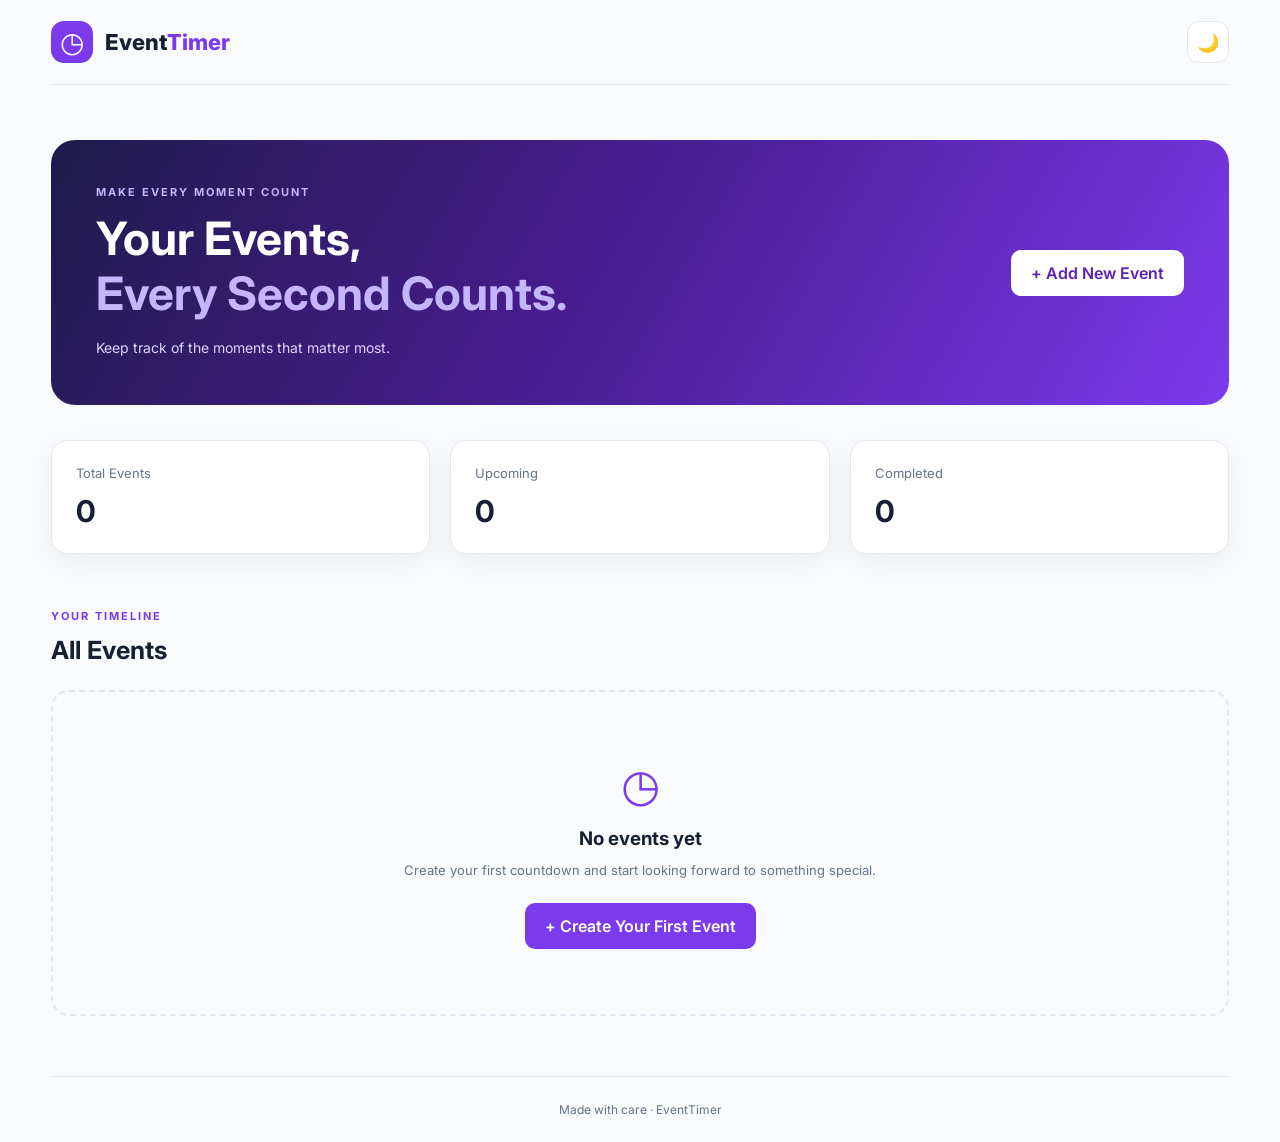
<file: index.html>
<!DOCTYPE html>
<html lang="en">
<head>
  <meta charset="UTF-8" />
  <meta name="viewport" content="width=device-width, initial-scale=1.0" />
  <meta name="theme-color" content="#111827" />
  <title>Event Countdown Timer</title>
  <link rel="stylesheet" href="./css/style.css" />
  <link rel="stylesheet" href="./css/responsive.css" />
</head>
<body>
  <div class="app-container">
    <header class="header">
      <div class="brand">
        <span class="brand-icon">◷</span>
        <h1>Event<span>Timer</span></h1>
      </div>
      <button id="themeToggle" class="theme-toggle" aria-label="Toggle theme">
        ☀️
      </button>
    </header>

    <main>
      <section class="hero">
        <div>
          <p class="eyebrow">MAKE EVERY MOMENT COUNT</p>
          <h2>Your Events,<br /><span>Every Second Counts.</span></h2>
          <p class="hero-description">
            Keep track of the moments that matter most.
          </p>
        </div>
        <button id="addEventBtn" class="primary-btn">
          + Add New Event
        </button>
      </section>

      <section class="stats-grid">
        <article class="stat-card">
          <span>Total Events</span>
          <strong id="totalEvents">0</strong>
        </article>
        <article class="stat-card">
          <span>Upcoming</span>
          <strong id="upcomingEvents">0</strong>
        </article>
        <article class="stat-card">
          <span>Completed</span>
          <strong id="completedEvents">0</strong>
        </article>
      </section>

      <section class="events-section">
        <div class="section-heading">
          <div>
            <p class="eyebrow">YOUR TIMELINE</p>
            <h2>All Events</h2>
          </div>
        </div>

        <div id="eventsContainer" class="events-grid"></div>

        <div id="emptyState" class="empty-state">
          <div class="empty-icon">◷</div>
          <h3>No events yet</h3>
          <p>Create your first countdown and start looking forward to something special.</p>
          <button id="emptyAddEventBtn" class="primary-btn">
            + Create Your First Event
          </button>
        </div>
      </section>
    </main>

    <footer class="footer">
      Made with care · EventTimer
    </footer>
  </div>

  <div id="eventModal" class="modal hidden">
    <div class="modal-content">
      <div class="modal-header">
        <h2 id="modalTitle">Create New Event</h2>
        <button id="closeModalBtn" class="close-btn" aria-label="Close">×</button>
      </div>

      <form id="eventForm">
        <input type="hidden" id="eventId" />

        <label for="eventName">Event Name</label>
        <input id="eventName" type="text" placeholder="e.g. Birthday Celebration" required maxlength="60" />

        <label for="eventDescription">Description (Optional)</label>
        <textarea id="eventDescription" placeholder="Add a short description"></textarea>

        <label for="eventDate">Event Date</label>
        <input id="eventDate" type="date" required />

        <label for="eventTime">Event Time</label>
        <input id="eventTime" type="time" required />

        <label for="eventColor">Theme Color</label>
        <input id="eventColor" type="color" value="#8b5cf6" />

        <div class="modal-actions">
          <button type="button" id="cancelBtn" class="secondary-btn">Cancel</button>
          <button type="submit" class="primary-btn">Save Event</button>
        </div>
      </form>
    </div>
  </div>

  <script type="module" src="./js/app.js"></script>
</body>
</html>
</file>
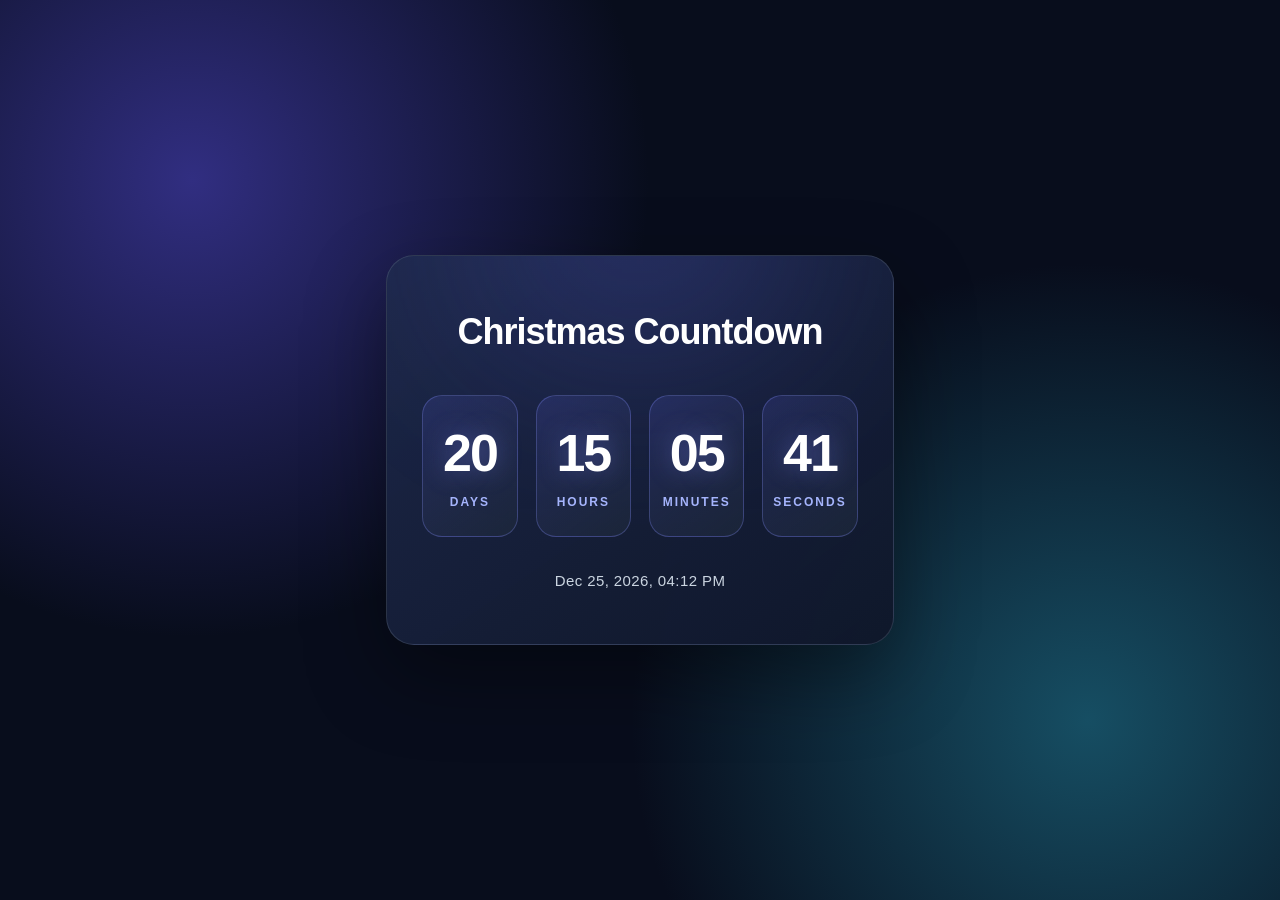
<file: widget-demo.html>
<!DOCTYPE html>
<html lang="en">
<head>
  <meta charset="UTF-8">
  <meta name="viewport" content="width=device-width, initial-scale=1.0">
  <title>Event Countdown Widget Demo</title>

  <style>
    
* {
  margin: 0;
  padding: 0;
  box-sizing: border-box;
}

body {
  min-height: 100vh;
  display: grid;
  place-items: center;
  padding: 24px;
  background:
    radial-gradient(circle at 15% 20%, #312e81 0, transparent 35%),
    radial-gradient(circle at 85% 80%, #164e63 0, transparent 35%),
    #080d1c;
  font-family: Inter, Arial, sans-serif;
}

.ect-widget {
  position: relative;
  width: min(100%, 760px);
  padding: 55px 35px;
  overflow: hidden;
  text-align: center;
  background: linear-gradient(
    145deg,
    rgba(30, 41, 75, 0.95),
    rgba(15, 23, 42, 0.98)
  );
  border: 1px solid rgba(148, 163, 184, 0.2);
  border-radius: 28px;
  box-shadow: 0 30px 80px rgba(0, 0, 0, 0.4);
}

.ect-widget::before {
  content: "";
  position: absolute;
  top: -120px;
  left: 50%;
  transform: translateX(-50%);
  width: 300px;
  height: 200px;
  background: #6366f1;
  filter: blur(100px);
  opacity: 0.25;
  pointer-events: none;
}

.ect-title {
  position: relative;
  margin-bottom: 42px;
  color: #ffffff;
  font-size: clamp(25px, 5vw, 36px);
  font-weight: 800;
  letter-spacing: -1px;
}

.ect-countdown {
  position: relative;
  display: grid;
  grid-template-columns: repeat(4, minmax(0, 1fr));
  gap: 18px;
}

.ect-unit {
  padding: 27px 10px;
  background: linear-gradient(
    145deg,
    rgba(99, 102, 241, 0.16),
    rgba(30, 41, 59, 0.7)
  );
  border: 1px solid rgba(129, 140, 248, 0.3);
  border-radius: 20px;
  transition: transform 0.25s ease, border-color 0.25s ease;
}

.ect-unit:hover {
  transform: translateY(-6px);
  border-color: #818cf8;
}

.ect-unit span {
  display: block;
  color: #ffffff;
  font-size: clamp(30px, 6vw, 52px);
  font-weight: 800;
  letter-spacing: -2px;
  font-variant-numeric: tabular-nums;
  text-shadow: 0 0 25px rgba(129, 140, 248, 0.4);
}

.ect-unit small {
  display: block;
  margin-top: 12px;
  color: #a5b4fc;
  font-size: 12px;
  font-weight: 700;
  letter-spacing: 2px;
  text-transform: uppercase;
}

.ect-date {
  position: relative;
  margin-top: 35px;
  color: #cbd5e1;
  font-size: 15px;
  letter-spacing: 0.4px;
}

@media (max-width: 560px) {
  .ect-widget {
    padding: 35px 16px;
    border-radius: 20px;
  }

  .ect-title {
    margin-bottom: 28px;
  }

  .ect-countdown {
    gap: 9px;
  }

  .ect-unit {
    padding: 20px 4px;
    border-radius: 13px;
  }

  .ect-unit small {
    font-size: 9px;
    letter-spacing: 1px;
  }

  .ect-date {
    font-size: 13px;
  }
}


  </style>
</head>

<body>

  <div id="event-countdown"></div>

  <script type="module">
    import { createCountdown } from "./js/widget.js";

    const countdown = createCountdown({
      targetDate: "2026-12-25T16:12:00",
      container: "#event-countdown",
      title: "Christmas Countdown",
      showDate: true
    });

    countdown.start();
  </script>

</body>
</html>
</file>
<file: css/style.css>
@import url('https://fonts.googleapis.com/css2?family=Inter:wght@400;500;600;700;800&display=swap');

:root {
    --bg: #f8fafc;
    --surface: #ffffff;
    --text: #172033;
    --muted: #64748b;
    --border: #e2e8f0;
    --primary: #7c3aed;
    --primary-hover: #6d28d9;
    --shadow: 0 8px 30px rgba(15, 23, 42, 0.05);
}

body.dark {
    --bg: #0f172a;
    --surface: #1e293b;
    --text: #f8fafc;
    --muted: #94a3b8;
    --border: #334155;
    --shadow: 0 8px 30px rgba(0, 0, 0, 0.15);
}

* {
    margin: 0;
    padding: 0;
    box-sizing: border-box;
}

body {
    font-family: 'Inter', sans-serif;
    background: var(--bg);
    color: var(--text);
    min-height: 100vh;
    transition: background 0.3s, color 0.3s;
}

button,
input,
textarea {
    font: inherit;
}

button {
    cursor: pointer;
    border: none;
}

.app-container {
    max-width: 1200px;
    width: 92%;
    margin: auto;
}

.header {
    height: 85px;
    display: flex;
    align-items: center;
    justify-content: space-between;
    border-bottom: 1px solid var(--border);
}

.brand {
    display: flex;
    align-items: center;
    gap: 12px;
}

.brand-icon {
    width: 42px;
    height: 42px;
    display: grid;
    place-items: center;
    background: var(--primary);
    color: white;
    border-radius: 13px;
    font-size: 28px;
}

.brand h1 {
    font-size: 22px;
    font-weight: 800;
}

.brand h1 span {
    color: var(--primary);
}

.theme-toggle {
    width: 42px;
    height: 42px;
    border-radius: 12px;
    background: var(--surface);
    border: 1px solid var(--border);
    font-size: 18px;
}

.hero {
    margin: 55px 0 35px;
    padding: 45px;
    border-radius: 24px;
    background: linear-gradient(120deg, #1e1b4b, #4c1d95, #7c3aed);
    color: white;
    display: flex;
    align-items: center;
    justify-content: space-between;
    gap: 25px;
}

.eyebrow {
    font-size: 11px;
    font-weight: 700;
    letter-spacing: 2px;
    color: var(--primary);
    margin-bottom: 12px;
}

.hero .eyebrow {
    color: #c4b5fd;
}

.hero h2 {
    font-size: clamp(30px, 5vw, 46px);
    line-height: 1.2;
    margin-bottom: 15px;
}

.hero h2 span {
    color: #c4b5fd;
}

.hero-description {
    color: #ddd6fe;
    font-size: 14px;
    line-height: 1.7;
}

.primary-btn {
    padding: 13px 20px;
    border-radius: 10px;
    background: var(--primary);
    color: white;
    font-weight: 600;
    transition: 0.2s;
    white-space: nowrap;
}

.primary-btn:hover {
    background: var(--primary-hover);
    transform: translateY(-2px);
}

.hero .primary-btn {
    background: white;
    color: #5b21b6;
}

.hero .primary-btn:hover {
    background: #ede9fe;
}

.stats-grid {
    display: grid;
    grid-template-columns: repeat(3, 1fr);
    gap: 20px;
    margin-bottom: 55px;
}

.stat-card {
    background: var(--surface);
    padding: 24px;
    border: 1px solid var(--border);
    border-radius: 16px;
    box-shadow: var(--shadow);
}

.stat-card span {
    display: block;
    color: var(--muted);
    font-size: 13px;
    margin-bottom: 12px;
}

.stat-card strong {
    font-size: 30px;
}

.events-section {
    margin-bottom: 60px;
}

.section-heading {
    display: flex;
    justify-content: space-between;
    align-items: center;
    margin-bottom: 25px;
}

.section-heading h2 {
    font-size: 25px;
}

.events-grid {
    display: grid;
    grid-template-columns: repeat(3, 1fr);
    gap: 22px;
}

.event-card {
    background: var(--surface);
    border: 1px solid var(--border);
    border-radius: 18px;
    padding: 22px;
    box-shadow: var(--shadow);
    border-top: 4px solid var(--event-color, var(--primary));
}

.event-card h3 {
    font-size: 17px;
    margin-bottom: 8px;
    overflow-wrap: anywhere;
}

.event-description {
    font-size: 12px;
    color: var(--muted);
    margin-bottom: 20px;
    line-height: 1.6;
}

.countdown-grid {
    display: grid;
    grid-template-columns: repeat(4, 1fr);
    gap: 8px;
    margin: 20px 0;
}

.time-box {
    background: var(--bg);
    border-radius: 10px;
    text-align: center;
    padding: 12px 4px;
}

.time-box strong {
    display: block;
    font-size: 22px;
    color: var(--event-color, var(--primary));
}

.time-box span {
    display: block;
    font-size: 9px;
    color: var(--muted);
    margin-top: 5px;
    text-transform: uppercase;
}

.event-date {
    font-size: 11px;
    color: var(--muted);
    margin-bottom: 18px;
}

.event-status {
    display: inline-block;
    font-size: 10px;
    font-weight: 700;
    padding: 6px 10px;
    border-radius: 20px;
    background: #ede9fe;
    color: #6d28d9;
}

.event-status.completed {
    background: #dcfce7;
    color: #15803d;
}

.event-actions {
    display: flex;
    gap: 10px;
    margin-top: 18px;
}

.event-actions button {
    padding: 8px 12px;
    border-radius: 8px;
    background: var(--bg);
    color: var(--text);
    font-size: 12px;
    border: 1px solid var(--border);
}

.event-actions button:hover {
    border-color: var(--primary);
    color: var(--primary);
}

.empty-state {
    text-align: center;
    padding: 65px 20px;
    border: 2px dashed var(--border);
    border-radius: 18px;
    display: none;
}

.empty-state.show {
    display: block;
}

.empty-icon {
    font-size: 45px;
    color: var(--primary);
    margin-bottom: 15px;
}

.empty-state h3 {
    margin-bottom: 10px;
}

.empty-state p {
    color: var(--muted);
    font-size: 13px;
    margin-bottom: 22px;
    line-height: 1.6;
}

.footer {
    text-align: center;
    padding: 25px;
    color: var(--muted);
    font-size: 12px;
    border-top: 1px solid var(--border);
}

/* Modal */

.modal {
    position: fixed;
    inset: 0;
    background: rgba(15, 23, 42, 0.65);
    display: grid;
    place-items: center;
    padding: 20px;
    z-index: 100;
}

.modal.hidden {
    display: none;
}

.modal-content {
    width: 100%;
    max-width: 480px;
    max-height: 90vh;
    overflow-y: auto;
    padding: 28px;
    border-radius: 18px;
    background: var(--surface);
    box-shadow: 0 20px 60px rgba(0, 0, 0, 0.2);
}

.modal-header {
    display: flex;
    justify-content: space-between;
    align-items: center;
    margin-bottom: 25px;
}

.modal-header h2 {
    font-size: 20px;
}

.close-btn {
    background: transparent;
    color: var(--muted);
    font-size: 28px;
}

#eventForm label {
    display: block;
    font-size: 12px;
    font-weight: 600;
    margin: 16px 0 8px;
}

#eventForm input:not([type="color"]),
#eventForm textarea {
    width: 100%;
    padding: 12px;
    border: 1px solid var(--border);
    border-radius: 9px;
    background: var(--bg);
    color: var(--text);
    outline: none;
}

#eventForm input:focus,
#eventForm textarea:focus {
    border-color: var(--primary);
}

#eventForm textarea {
    min-height: 75px;
    resize: vertical;
}

#eventForm input[type="color"] {
    width: 55px;
    height: 38px;
    border: none;
    background: transparent;
    cursor: pointer;
}

.modal-actions {
    display: flex;
    justify-content: flex-end;
    gap: 10px;
    margin-top: 25px;
}

.secondary-btn {
    padding: 12px 18px;
    background: var(--bg);
    color: var(--text);
    border: 1px solid var(--border);
    border-radius: 9px;
}
</file>
<file: css/responsive.css>
@media (max-width: 900px) {
    .events-grid {
        grid-template-columns: repeat(2, 1fr);
    }

    .hero {
        padding: 35px;
    }
}

@media (max-width: 600px) {
    .app-container {
        width: 94%;
    }

    .header {
        height: 70px;
    }

    .hero {
        margin-top: 30px;
        padding: 28px 22px;
        flex-direction: column;
        align-items: flex-start;
    }

    .hero .primary-btn {
        width: 100%;
    }

    .stats-grid {
        gap: 10px;
        margin-bottom: 40px;
    }

    .stat-card {
        padding: 15px 10px;
    }

    .stat-card span {
        font-size: 10px;
    }

    .stat-card strong {
        font-size: 24px;
    }

    .events-grid {
        grid-template-columns: 1fr;
    }

    .section-heading h2 {
        font-size: 22px;
    }

    .modal-content {
        padding: 20px;
    }
}

@media (max-width: 360px) {
    .countdown-grid {
        gap: 5px;
    }

    .time-box {
        padding: 10px 2px;
    }

    .time-box strong {
        font-size: 18px;
    }
}
</file>
